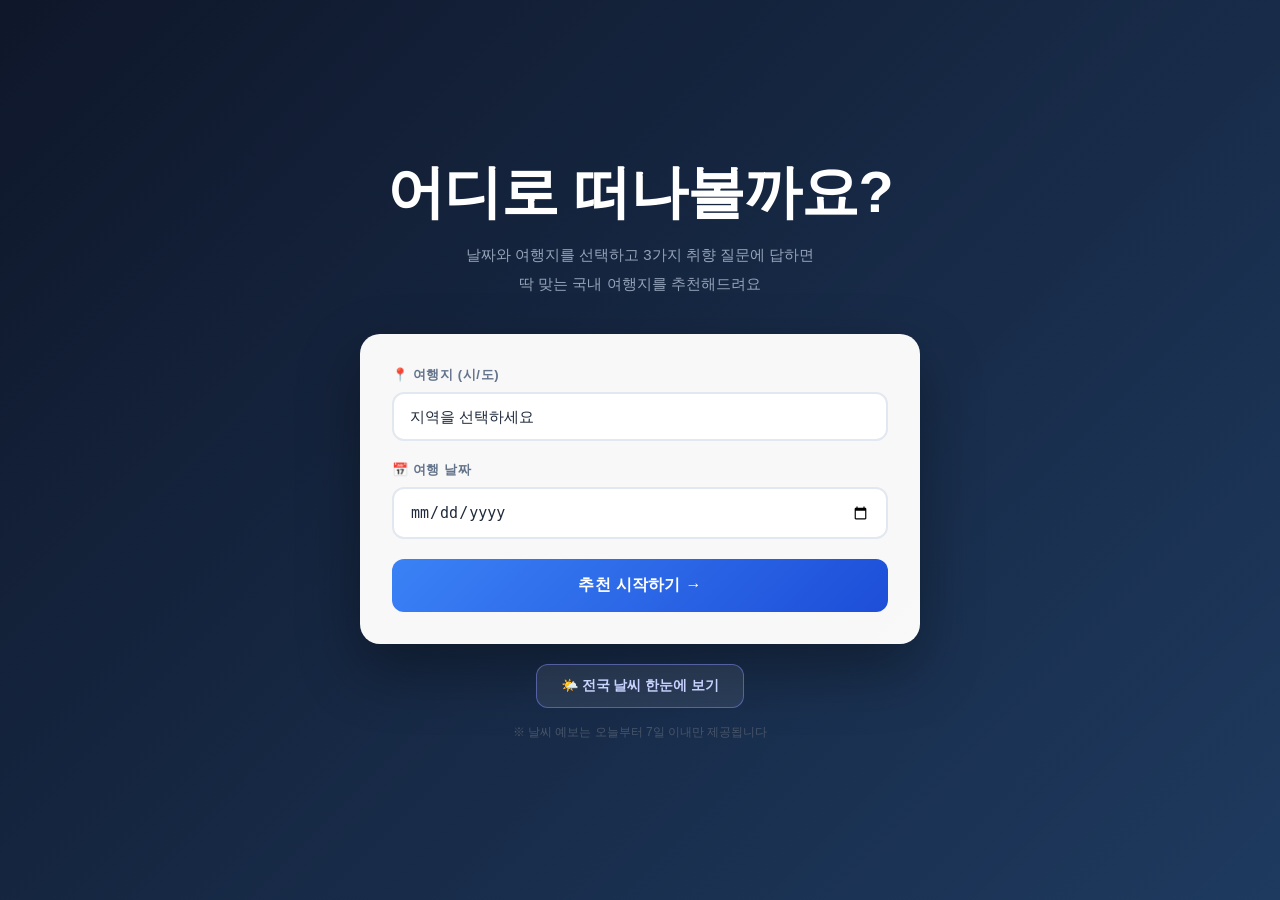
<file: frontend/index.html>
<!DOCTYPE html>
<html lang="ko">
<head>
    <meta charset="UTF-8">
    <meta name="viewport" content="width=device-width, initial-scale=1.0">
    <title>국내 여행지 추천</title>
    <link rel="stylesheet" href="style.css">
</head>
<body>
<div id="app">

    <!-- Step 1: 지역 + 날짜 -->
    <section id="step-1" class="step active">
        <div class="hero">
            <div class="hero-content">

                <h1>어디로 떠나볼까요?</h1>
                <p class="hero-sub">
                    날짜와 여행지를 선택하고 3가지 취향 질문에 답하면<br>
                    딱 맞는 국내 여행지를 추천해드려요
                </p>
                <div class="input-card">
                    <div class="input-group">
                        <label for="region-select">📍 여행지 (시/도)</label>
                        <select id="region-select">
                            <option value="">지역을 선택하세요</option>
                        </select>
                        <p id="region-error" style="display:none; color:#EF4444; font-size:13px; margin-top:6px; font-weight:600;">
                            ⚠️ 여행지를 선택해주세요.
                        </p>
                    </div>
                    <div class="input-group">
                        <label for="date-input">📅 여행 날짜</label>
                        <input type="date" id="date-input">
                        <p id="date-error" style="display:none; color:#EF4444; font-size:13px; margin-top:6px; font-weight:600;">
                            ⚠️ 오늘부터 일주일 이내 날짜만 선택할 수 있어요.
                        </p>
                    </div>
                    <button class="btn-primary" onclick="handleStep1()">
                        추천 시작하기 →
                    </button>
                </div>
                <a class="btn-weather-page" href="/weather.html">🌤️ 전국 날씨 한눈에 보기</a>
                <p class="hero-note">※ 날씨 예보는 오늘부터 7일 이내만 제공됩니다</p>
            </div>
        </div>
    </section>

    <!-- Step 2-6: 취향 질문 -->
    <section id="step-questions" class="step">
        <div class="question-container">
            <div class="progress-bar">
                <div class="progress-track">
                    <div class="progress-fill" id="progress-fill"></div>
                </div>
                <span class="progress-text" id="progress-text">1 / 3</span>
            </div>
            <div class="question-content">
                <div class="question-number" id="q-number">Q1</div>
                <h2 class="question-text" id="q-text"></h2>
                <div class="options-grid" id="q-options"></div>
            </div>
            <button class="btn-back" id="back-btn" onclick="goBack()">← 이전 질문으로 돌아가기</button>
        </div>
    </section>

    <!-- 로딩 -->
    <section id="step-loading" class="step">
        <div class="loading-container">
            <div class="loading-spinner"></div>
            <h2>여행지를 찾고 있어요...</h2>
            <p>날씨와 관광 정보를 분석 중입니다</p>
        </div>
    </section>

    <!-- Step 7: 결과 -->
    <section id="step-results" class="step">
        <div class="results-container">
            <div class="results-header">
                <div>
                    <h2 class="results-title"><span id="result-region"></span> 여행 추천</h2>
                </div>
                <a class="btn-weather-page" href="/weather.html">🌤️ 전국 날씨 한눈에 보기</a>
            </div>

            <div id="weather-card" class="weather-card"></div>

            <h3 class="section-title">🗺️ 추천 여행지</h3>
            <div class="places-grid" id="places-grid"></div>

            <div class="results-footer" id="results-footer">
                <button class="btn-restart" onclick="restart()">🏠 처음으로</button>
            </div>
        </div>
    </section>

</div>

<div id="toast" class="toast"></div>

<!-- 상세정보 모달 -->
<div id="detail-modal" class="modal-overlay" onclick="closeModal(event)">
    <div class="modal-card">
        <button class="modal-close" onclick="closeDetailModal()">✕</button>
        <div id="modal-body" class="modal-body">
            <div class="loading-container" style="min-height:300px">
                <div class="loading-spinner"></div>
                <p>불러오는 중...</p>
            </div>
        </div>
    </div>
</div>

<script src="app.js"></script>
</body>
</html>
</file>
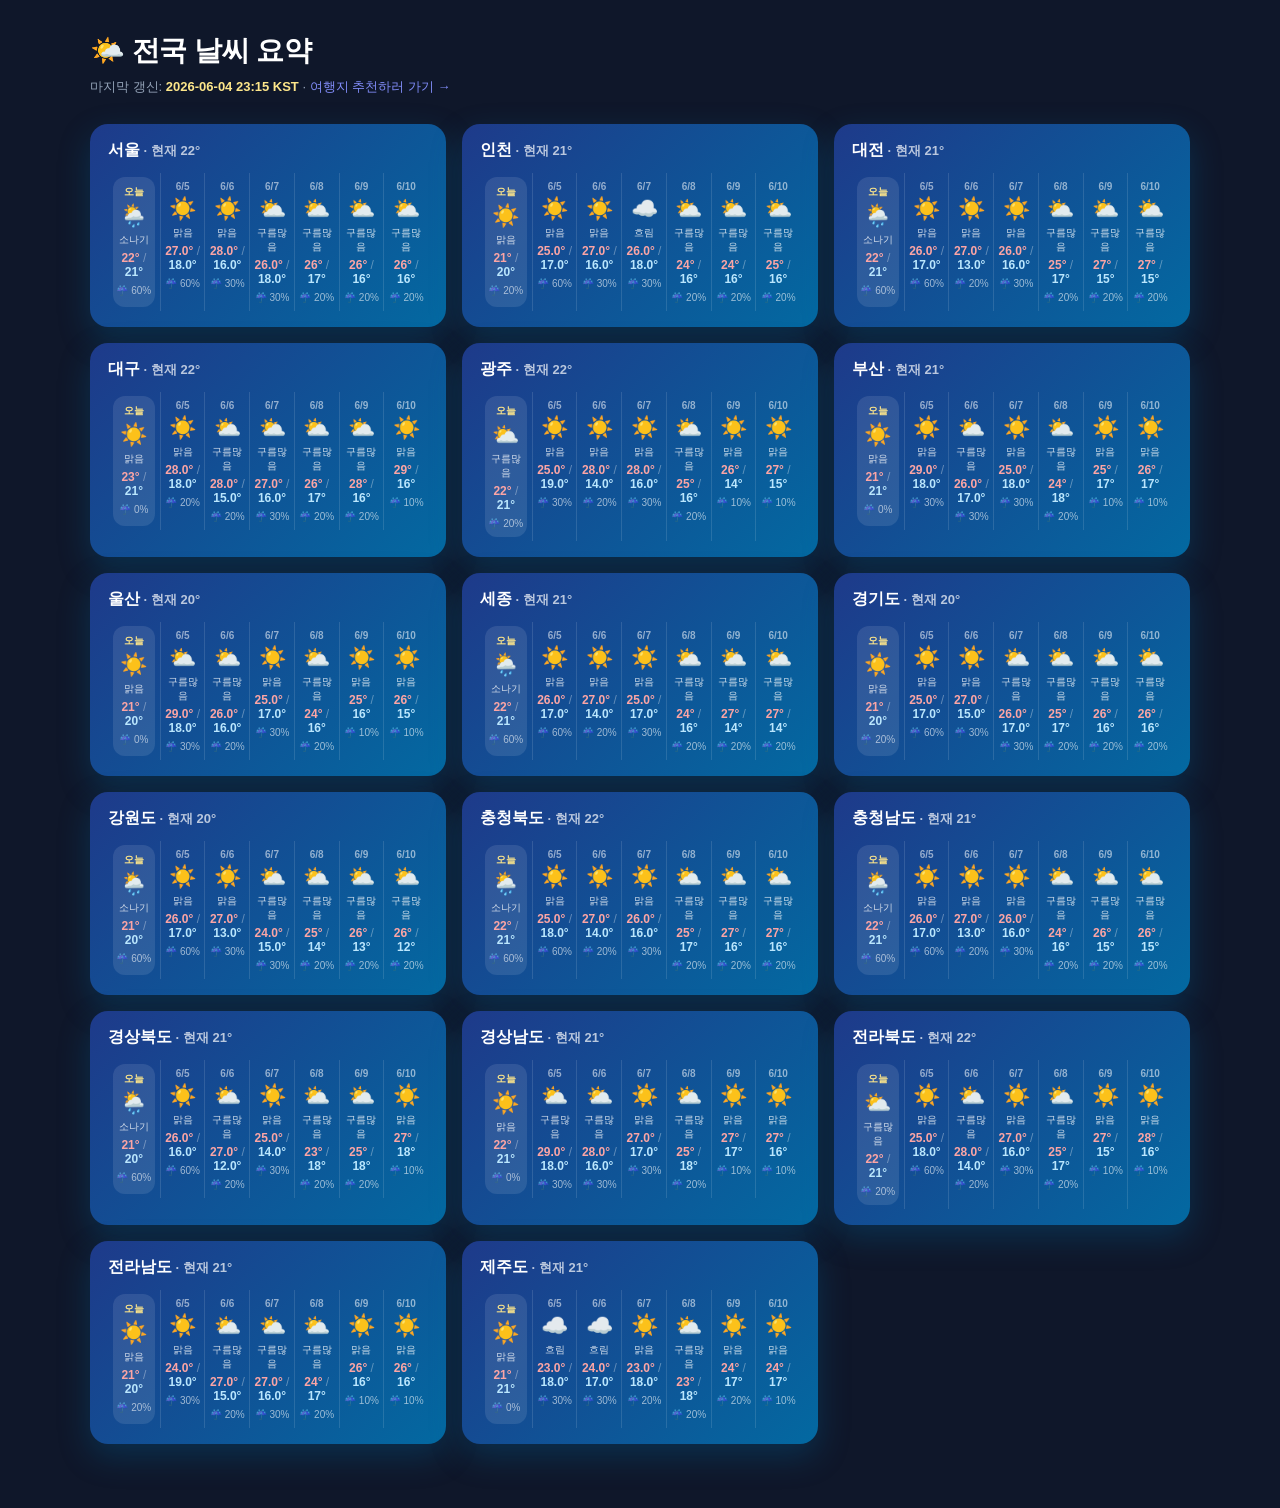
<file: frontend/weather.html>
<!DOCTYPE html>
<html lang="ko">
<head>
<meta charset="UTF-8">
<meta name="viewport" content="width=device-width, initial-scale=1.0">
<title>전국 날씨 요약</title>
<style>
  * { box-sizing: border-box; margin: 0; padding: 0; }
  body { font-family: -apple-system, "Segoe UI", "Malgun Gothic", sans-serif;
         background: #0F172A; color: #E2E8F0; padding: 32px 20px 64px; }
  .head { max-width: 1100px; margin: 0 auto 28px; }
  .head h1 { font-size: 28px; font-weight: 900; color: #fff; letter-spacing: -0.5px; }
  .head .meta { margin-top: 8px; font-size: 13px; color: #94A3B8; }
  .head .meta b { color: #FDE68A; }
  .head a { color: #818CF8; text-decoration: none; font-size: 13px; }
  .grid { max-width: 1100px; margin: 0 auto;
          display: grid; grid-template-columns: repeat(auto-fill, minmax(320px, 1fr)); gap: 16px; }
  .card { background: linear-gradient(135deg, #1E3A8A 0%, #0369A1 100%);
          border-radius: 18px; padding: 16px 18px;
          box-shadow: 0 12px 32px rgba(3,105,161,.3); }
  .card h2 { font-size: 16px; font-weight: 800; color: #fff; margin-bottom: 12px; }
  .card h2 .cur { font-size: 13px; font-weight: 700; color: rgba(255,255,255,.7); }
  .days { display: flex; }
  .day { flex: 1 1 0; min-width: 0; text-align: center; padding: 8px 2px;
         display: flex; flex-direction: column; align-items: center;
         justify-content: flex-start; gap: 4px;
         border-right: 1px solid rgba(255,255,255,.12); }
  .day:last-child { border-right: none; }
  .day.today { background: rgba(255,255,255,.10);
               border-radius: 12px; border-right: none;
               margin: 4px 5px; padding: 8px 1px; }
  .day.today + .day { border-left: 1px solid rgba(255,255,255,.12); }
  .lbl { font-size: 10px; font-weight: 700; color: rgba(255,255,255,.55);
         text-transform: uppercase; }
  .day.today .lbl { color: #FDE68A; }
  .ico { font-size: 22px; line-height: 1; height: 26px;
         display: flex; align-items: center; }
  .wx { font-size: 10px; color: rgba(255,255,255,.8);
        min-height: 14px; display: flex; align-items: center; }
  .tmp { font-size: 12px; }
  .mx { color: #FCA5A5; font-weight: 800; }
  .mn { color: #BAE6FD; font-weight: 800; }
  .dv { color: rgba(255,255,255,.35); }
  .pop { font-size: 10px; color: rgba(255,255,255,.6); margin-top: 2px; }
</style>
</head>
<body>
  <div class="head">
    <h1>🌤️ 전국 날씨 요약</h1>
    <div class="meta">마지막 갱신: <b>2026-06-04 23:15 KST</b> ·
      <a href="/index.html">여행지 추천하러 가기 →</a></div>
  </div>
  <div class="grid">
        <section class="card">
            <h2>서울<span class="cur"> · 현재 22°</span></h2>
            <div class="days">
            <div class="day today">
                <div class="lbl">오늘</div>
                <div class="ico">🌦️</div>
                <div class="wx">소나기</div>
                <div class="tmp"><span class="mx">22°</span>
                    <span class="dv">/</span>
                    <span class="mn">21°</span></div>
                <div class="pop">☔ 60%</div>
            </div>
            <div class="day">
                <div class="lbl">6/5</div>
                <div class="ico">☀️</div>
                <div class="wx">맑음</div>
                <div class="tmp"><span class="mx">27.0°</span>
                    <span class="dv">/</span>
                    <span class="mn">18.0°</span></div>
                <div class="pop">☔ 60%</div>
            </div>
            <div class="day">
                <div class="lbl">6/6</div>
                <div class="ico">☀️</div>
                <div class="wx">맑음</div>
                <div class="tmp"><span class="mx">28.0°</span>
                    <span class="dv">/</span>
                    <span class="mn">16.0°</span></div>
                <div class="pop">☔ 30%</div>
            </div>
            <div class="day">
                <div class="lbl">6/7</div>
                <div class="ico">⛅</div>
                <div class="wx">구름많음</div>
                <div class="tmp"><span class="mx">26.0°</span>
                    <span class="dv">/</span>
                    <span class="mn">18.0°</span></div>
                <div class="pop">☔ 30%</div>
            </div>
            <div class="day">
                <div class="lbl">6/8</div>
                <div class="ico">⛅</div>
                <div class="wx">구름많음</div>
                <div class="tmp"><span class="mx">26°</span>
                    <span class="dv">/</span>
                    <span class="mn">17°</span></div>
                <div class="pop">☔ 20%</div>
            </div>
            <div class="day">
                <div class="lbl">6/9</div>
                <div class="ico">⛅</div>
                <div class="wx">구름많음</div>
                <div class="tmp"><span class="mx">26°</span>
                    <span class="dv">/</span>
                    <span class="mn">16°</span></div>
                <div class="pop">☔ 20%</div>
            </div>
            <div class="day">
                <div class="lbl">6/10</div>
                <div class="ico">⛅</div>
                <div class="wx">구름많음</div>
                <div class="tmp"><span class="mx">26°</span>
                    <span class="dv">/</span>
                    <span class="mn">16°</span></div>
                <div class="pop">☔ 20%</div>
            </div></div>
        </section>
        <section class="card">
            <h2>인천<span class="cur"> · 현재 21°</span></h2>
            <div class="days">
            <div class="day today">
                <div class="lbl">오늘</div>
                <div class="ico">☀️</div>
                <div class="wx">맑음</div>
                <div class="tmp"><span class="mx">21°</span>
                    <span class="dv">/</span>
                    <span class="mn">20°</span></div>
                <div class="pop">☔ 20%</div>
            </div>
            <div class="day">
                <div class="lbl">6/5</div>
                <div class="ico">☀️</div>
                <div class="wx">맑음</div>
                <div class="tmp"><span class="mx">25.0°</span>
                    <span class="dv">/</span>
                    <span class="mn">17.0°</span></div>
                <div class="pop">☔ 60%</div>
            </div>
            <div class="day">
                <div class="lbl">6/6</div>
                <div class="ico">☀️</div>
                <div class="wx">맑음</div>
                <div class="tmp"><span class="mx">27.0°</span>
                    <span class="dv">/</span>
                    <span class="mn">16.0°</span></div>
                <div class="pop">☔ 30%</div>
            </div>
            <div class="day">
                <div class="lbl">6/7</div>
                <div class="ico">☁️</div>
                <div class="wx">흐림</div>
                <div class="tmp"><span class="mx">26.0°</span>
                    <span class="dv">/</span>
                    <span class="mn">18.0°</span></div>
                <div class="pop">☔ 30%</div>
            </div>
            <div class="day">
                <div class="lbl">6/8</div>
                <div class="ico">⛅</div>
                <div class="wx">구름많음</div>
                <div class="tmp"><span class="mx">24°</span>
                    <span class="dv">/</span>
                    <span class="mn">16°</span></div>
                <div class="pop">☔ 20%</div>
            </div>
            <div class="day">
                <div class="lbl">6/9</div>
                <div class="ico">⛅</div>
                <div class="wx">구름많음</div>
                <div class="tmp"><span class="mx">24°</span>
                    <span class="dv">/</span>
                    <span class="mn">16°</span></div>
                <div class="pop">☔ 20%</div>
            </div>
            <div class="day">
                <div class="lbl">6/10</div>
                <div class="ico">⛅</div>
                <div class="wx">구름많음</div>
                <div class="tmp"><span class="mx">25°</span>
                    <span class="dv">/</span>
                    <span class="mn">16°</span></div>
                <div class="pop">☔ 20%</div>
            </div></div>
        </section>
        <section class="card">
            <h2>대전<span class="cur"> · 현재 21°</span></h2>
            <div class="days">
            <div class="day today">
                <div class="lbl">오늘</div>
                <div class="ico">🌦️</div>
                <div class="wx">소나기</div>
                <div class="tmp"><span class="mx">22°</span>
                    <span class="dv">/</span>
                    <span class="mn">21°</span></div>
                <div class="pop">☔ 60%</div>
            </div>
            <div class="day">
                <div class="lbl">6/5</div>
                <div class="ico">☀️</div>
                <div class="wx">맑음</div>
                <div class="tmp"><span class="mx">26.0°</span>
                    <span class="dv">/</span>
                    <span class="mn">17.0°</span></div>
                <div class="pop">☔ 60%</div>
            </div>
            <div class="day">
                <div class="lbl">6/6</div>
                <div class="ico">☀️</div>
                <div class="wx">맑음</div>
                <div class="tmp"><span class="mx">27.0°</span>
                    <span class="dv">/</span>
                    <span class="mn">13.0°</span></div>
                <div class="pop">☔ 20%</div>
            </div>
            <div class="day">
                <div class="lbl">6/7</div>
                <div class="ico">☀️</div>
                <div class="wx">맑음</div>
                <div class="tmp"><span class="mx">26.0°</span>
                    <span class="dv">/</span>
                    <span class="mn">16.0°</span></div>
                <div class="pop">☔ 30%</div>
            </div>
            <div class="day">
                <div class="lbl">6/8</div>
                <div class="ico">⛅</div>
                <div class="wx">구름많음</div>
                <div class="tmp"><span class="mx">25°</span>
                    <span class="dv">/</span>
                    <span class="mn">17°</span></div>
                <div class="pop">☔ 20%</div>
            </div>
            <div class="day">
                <div class="lbl">6/9</div>
                <div class="ico">⛅</div>
                <div class="wx">구름많음</div>
                <div class="tmp"><span class="mx">27°</span>
                    <span class="dv">/</span>
                    <span class="mn">15°</span></div>
                <div class="pop">☔ 20%</div>
            </div>
            <div class="day">
                <div class="lbl">6/10</div>
                <div class="ico">⛅</div>
                <div class="wx">구름많음</div>
                <div class="tmp"><span class="mx">27°</span>
                    <span class="dv">/</span>
                    <span class="mn">15°</span></div>
                <div class="pop">☔ 20%</div>
            </div></div>
        </section>
        <section class="card">
            <h2>대구<span class="cur"> · 현재 22°</span></h2>
            <div class="days">
            <div class="day today">
                <div class="lbl">오늘</div>
                <div class="ico">☀️</div>
                <div class="wx">맑음</div>
                <div class="tmp"><span class="mx">23°</span>
                    <span class="dv">/</span>
                    <span class="mn">21°</span></div>
                <div class="pop">☔ 0%</div>
            </div>
            <div class="day">
                <div class="lbl">6/5</div>
                <div class="ico">☀️</div>
                <div class="wx">맑음</div>
                <div class="tmp"><span class="mx">28.0°</span>
                    <span class="dv">/</span>
                    <span class="mn">18.0°</span></div>
                <div class="pop">☔ 20%</div>
            </div>
            <div class="day">
                <div class="lbl">6/6</div>
                <div class="ico">⛅</div>
                <div class="wx">구름많음</div>
                <div class="tmp"><span class="mx">28.0°</span>
                    <span class="dv">/</span>
                    <span class="mn">15.0°</span></div>
                <div class="pop">☔ 20%</div>
            </div>
            <div class="day">
                <div class="lbl">6/7</div>
                <div class="ico">⛅</div>
                <div class="wx">구름많음</div>
                <div class="tmp"><span class="mx">27.0°</span>
                    <span class="dv">/</span>
                    <span class="mn">16.0°</span></div>
                <div class="pop">☔ 30%</div>
            </div>
            <div class="day">
                <div class="lbl">6/8</div>
                <div class="ico">⛅</div>
                <div class="wx">구름많음</div>
                <div class="tmp"><span class="mx">26°</span>
                    <span class="dv">/</span>
                    <span class="mn">17°</span></div>
                <div class="pop">☔ 20%</div>
            </div>
            <div class="day">
                <div class="lbl">6/9</div>
                <div class="ico">⛅</div>
                <div class="wx">구름많음</div>
                <div class="tmp"><span class="mx">28°</span>
                    <span class="dv">/</span>
                    <span class="mn">16°</span></div>
                <div class="pop">☔ 20%</div>
            </div>
            <div class="day">
                <div class="lbl">6/10</div>
                <div class="ico">☀️</div>
                <div class="wx">맑음</div>
                <div class="tmp"><span class="mx">29°</span>
                    <span class="dv">/</span>
                    <span class="mn">16°</span></div>
                <div class="pop">☔ 10%</div>
            </div></div>
        </section>
        <section class="card">
            <h2>광주<span class="cur"> · 현재 22°</span></h2>
            <div class="days">
            <div class="day today">
                <div class="lbl">오늘</div>
                <div class="ico">⛅</div>
                <div class="wx">구름많음</div>
                <div class="tmp"><span class="mx">22°</span>
                    <span class="dv">/</span>
                    <span class="mn">21°</span></div>
                <div class="pop">☔ 20%</div>
            </div>
            <div class="day">
                <div class="lbl">6/5</div>
                <div class="ico">☀️</div>
                <div class="wx">맑음</div>
                <div class="tmp"><span class="mx">25.0°</span>
                    <span class="dv">/</span>
                    <span class="mn">19.0°</span></div>
                <div class="pop">☔ 30%</div>
            </div>
            <div class="day">
                <div class="lbl">6/6</div>
                <div class="ico">☀️</div>
                <div class="wx">맑음</div>
                <div class="tmp"><span class="mx">28.0°</span>
                    <span class="dv">/</span>
                    <span class="mn">14.0°</span></div>
                <div class="pop">☔ 20%</div>
            </div>
            <div class="day">
                <div class="lbl">6/7</div>
                <div class="ico">☀️</div>
                <div class="wx">맑음</div>
                <div class="tmp"><span class="mx">28.0°</span>
                    <span class="dv">/</span>
                    <span class="mn">16.0°</span></div>
                <div class="pop">☔ 30%</div>
            </div>
            <div class="day">
                <div class="lbl">6/8</div>
                <div class="ico">⛅</div>
                <div class="wx">구름많음</div>
                <div class="tmp"><span class="mx">25°</span>
                    <span class="dv">/</span>
                    <span class="mn">16°</span></div>
                <div class="pop">☔ 20%</div>
            </div>
            <div class="day">
                <div class="lbl">6/9</div>
                <div class="ico">☀️</div>
                <div class="wx">맑음</div>
                <div class="tmp"><span class="mx">26°</span>
                    <span class="dv">/</span>
                    <span class="mn">14°</span></div>
                <div class="pop">☔ 10%</div>
            </div>
            <div class="day">
                <div class="lbl">6/10</div>
                <div class="ico">☀️</div>
                <div class="wx">맑음</div>
                <div class="tmp"><span class="mx">27°</span>
                    <span class="dv">/</span>
                    <span class="mn">15°</span></div>
                <div class="pop">☔ 10%</div>
            </div></div>
        </section>
        <section class="card">
            <h2>부산<span class="cur"> · 현재 21°</span></h2>
            <div class="days">
            <div class="day today">
                <div class="lbl">오늘</div>
                <div class="ico">☀️</div>
                <div class="wx">맑음</div>
                <div class="tmp"><span class="mx">21°</span>
                    <span class="dv">/</span>
                    <span class="mn">21°</span></div>
                <div class="pop">☔ 0%</div>
            </div>
            <div class="day">
                <div class="lbl">6/5</div>
                <div class="ico">☀️</div>
                <div class="wx">맑음</div>
                <div class="tmp"><span class="mx">29.0°</span>
                    <span class="dv">/</span>
                    <span class="mn">18.0°</span></div>
                <div class="pop">☔ 30%</div>
            </div>
            <div class="day">
                <div class="lbl">6/6</div>
                <div class="ico">⛅</div>
                <div class="wx">구름많음</div>
                <div class="tmp"><span class="mx">26.0°</span>
                    <span class="dv">/</span>
                    <span class="mn">17.0°</span></div>
                <div class="pop">☔ 30%</div>
            </div>
            <div class="day">
                <div class="lbl">6/7</div>
                <div class="ico">☀️</div>
                <div class="wx">맑음</div>
                <div class="tmp"><span class="mx">25.0°</span>
                    <span class="dv">/</span>
                    <span class="mn">18.0°</span></div>
                <div class="pop">☔ 30%</div>
            </div>
            <div class="day">
                <div class="lbl">6/8</div>
                <div class="ico">⛅</div>
                <div class="wx">구름많음</div>
                <div class="tmp"><span class="mx">24°</span>
                    <span class="dv">/</span>
                    <span class="mn">18°</span></div>
                <div class="pop">☔ 20%</div>
            </div>
            <div class="day">
                <div class="lbl">6/9</div>
                <div class="ico">☀️</div>
                <div class="wx">맑음</div>
                <div class="tmp"><span class="mx">25°</span>
                    <span class="dv">/</span>
                    <span class="mn">17°</span></div>
                <div class="pop">☔ 10%</div>
            </div>
            <div class="day">
                <div class="lbl">6/10</div>
                <div class="ico">☀️</div>
                <div class="wx">맑음</div>
                <div class="tmp"><span class="mx">26°</span>
                    <span class="dv">/</span>
                    <span class="mn">17°</span></div>
                <div class="pop">☔ 10%</div>
            </div></div>
        </section>
        <section class="card">
            <h2>울산<span class="cur"> · 현재 20°</span></h2>
            <div class="days">
            <div class="day today">
                <div class="lbl">오늘</div>
                <div class="ico">☀️</div>
                <div class="wx">맑음</div>
                <div class="tmp"><span class="mx">21°</span>
                    <span class="dv">/</span>
                    <span class="mn">20°</span></div>
                <div class="pop">☔ 0%</div>
            </div>
            <div class="day">
                <div class="lbl">6/5</div>
                <div class="ico">⛅</div>
                <div class="wx">구름많음</div>
                <div class="tmp"><span class="mx">29.0°</span>
                    <span class="dv">/</span>
                    <span class="mn">18.0°</span></div>
                <div class="pop">☔ 30%</div>
            </div>
            <div class="day">
                <div class="lbl">6/6</div>
                <div class="ico">⛅</div>
                <div class="wx">구름많음</div>
                <div class="tmp"><span class="mx">26.0°</span>
                    <span class="dv">/</span>
                    <span class="mn">16.0°</span></div>
                <div class="pop">☔ 20%</div>
            </div>
            <div class="day">
                <div class="lbl">6/7</div>
                <div class="ico">☀️</div>
                <div class="wx">맑음</div>
                <div class="tmp"><span class="mx">25.0°</span>
                    <span class="dv">/</span>
                    <span class="mn">17.0°</span></div>
                <div class="pop">☔ 30%</div>
            </div>
            <div class="day">
                <div class="lbl">6/8</div>
                <div class="ico">⛅</div>
                <div class="wx">구름많음</div>
                <div class="tmp"><span class="mx">24°</span>
                    <span class="dv">/</span>
                    <span class="mn">16°</span></div>
                <div class="pop">☔ 20%</div>
            </div>
            <div class="day">
                <div class="lbl">6/9</div>
                <div class="ico">☀️</div>
                <div class="wx">맑음</div>
                <div class="tmp"><span class="mx">25°</span>
                    <span class="dv">/</span>
                    <span class="mn">16°</span></div>
                <div class="pop">☔ 10%</div>
            </div>
            <div class="day">
                <div class="lbl">6/10</div>
                <div class="ico">☀️</div>
                <div class="wx">맑음</div>
                <div class="tmp"><span class="mx">26°</span>
                    <span class="dv">/</span>
                    <span class="mn">15°</span></div>
                <div class="pop">☔ 10%</div>
            </div></div>
        </section>
        <section class="card">
            <h2>세종<span class="cur"> · 현재 21°</span></h2>
            <div class="days">
            <div class="day today">
                <div class="lbl">오늘</div>
                <div class="ico">🌦️</div>
                <div class="wx">소나기</div>
                <div class="tmp"><span class="mx">22°</span>
                    <span class="dv">/</span>
                    <span class="mn">21°</span></div>
                <div class="pop">☔ 60%</div>
            </div>
            <div class="day">
                <div class="lbl">6/5</div>
                <div class="ico">☀️</div>
                <div class="wx">맑음</div>
                <div class="tmp"><span class="mx">26.0°</span>
                    <span class="dv">/</span>
                    <span class="mn">17.0°</span></div>
                <div class="pop">☔ 60%</div>
            </div>
            <div class="day">
                <div class="lbl">6/6</div>
                <div class="ico">☀️</div>
                <div class="wx">맑음</div>
                <div class="tmp"><span class="mx">27.0°</span>
                    <span class="dv">/</span>
                    <span class="mn">14.0°</span></div>
                <div class="pop">☔ 20%</div>
            </div>
            <div class="day">
                <div class="lbl">6/7</div>
                <div class="ico">☀️</div>
                <div class="wx">맑음</div>
                <div class="tmp"><span class="mx">25.0°</span>
                    <span class="dv">/</span>
                    <span class="mn">17.0°</span></div>
                <div class="pop">☔ 30%</div>
            </div>
            <div class="day">
                <div class="lbl">6/8</div>
                <div class="ico">⛅</div>
                <div class="wx">구름많음</div>
                <div class="tmp"><span class="mx">24°</span>
                    <span class="dv">/</span>
                    <span class="mn">16°</span></div>
                <div class="pop">☔ 20%</div>
            </div>
            <div class="day">
                <div class="lbl">6/9</div>
                <div class="ico">⛅</div>
                <div class="wx">구름많음</div>
                <div class="tmp"><span class="mx">27°</span>
                    <span class="dv">/</span>
                    <span class="mn">14°</span></div>
                <div class="pop">☔ 20%</div>
            </div>
            <div class="day">
                <div class="lbl">6/10</div>
                <div class="ico">⛅</div>
                <div class="wx">구름많음</div>
                <div class="tmp"><span class="mx">27°</span>
                    <span class="dv">/</span>
                    <span class="mn">14°</span></div>
                <div class="pop">☔ 20%</div>
            </div></div>
        </section>
        <section class="card">
            <h2>경기도<span class="cur"> · 현재 20°</span></h2>
            <div class="days">
            <div class="day today">
                <div class="lbl">오늘</div>
                <div class="ico">☀️</div>
                <div class="wx">맑음</div>
                <div class="tmp"><span class="mx">21°</span>
                    <span class="dv">/</span>
                    <span class="mn">20°</span></div>
                <div class="pop">☔ 20%</div>
            </div>
            <div class="day">
                <div class="lbl">6/5</div>
                <div class="ico">☀️</div>
                <div class="wx">맑음</div>
                <div class="tmp"><span class="mx">25.0°</span>
                    <span class="dv">/</span>
                    <span class="mn">17.0°</span></div>
                <div class="pop">☔ 60%</div>
            </div>
            <div class="day">
                <div class="lbl">6/6</div>
                <div class="ico">☀️</div>
                <div class="wx">맑음</div>
                <div class="tmp"><span class="mx">27.0°</span>
                    <span class="dv">/</span>
                    <span class="mn">15.0°</span></div>
                <div class="pop">☔ 30%</div>
            </div>
            <div class="day">
                <div class="lbl">6/7</div>
                <div class="ico">⛅</div>
                <div class="wx">구름많음</div>
                <div class="tmp"><span class="mx">26.0°</span>
                    <span class="dv">/</span>
                    <span class="mn">17.0°</span></div>
                <div class="pop">☔ 30%</div>
            </div>
            <div class="day">
                <div class="lbl">6/8</div>
                <div class="ico">⛅</div>
                <div class="wx">구름많음</div>
                <div class="tmp"><span class="mx">25°</span>
                    <span class="dv">/</span>
                    <span class="mn">17°</span></div>
                <div class="pop">☔ 20%</div>
            </div>
            <div class="day">
                <div class="lbl">6/9</div>
                <div class="ico">⛅</div>
                <div class="wx">구름많음</div>
                <div class="tmp"><span class="mx">26°</span>
                    <span class="dv">/</span>
                    <span class="mn">16°</span></div>
                <div class="pop">☔ 20%</div>
            </div>
            <div class="day">
                <div class="lbl">6/10</div>
                <div class="ico">⛅</div>
                <div class="wx">구름많음</div>
                <div class="tmp"><span class="mx">26°</span>
                    <span class="dv">/</span>
                    <span class="mn">16°</span></div>
                <div class="pop">☔ 20%</div>
            </div></div>
        </section>
        <section class="card">
            <h2>강원도<span class="cur"> · 현재 20°</span></h2>
            <div class="days">
            <div class="day today">
                <div class="lbl">오늘</div>
                <div class="ico">🌦️</div>
                <div class="wx">소나기</div>
                <div class="tmp"><span class="mx">21°</span>
                    <span class="dv">/</span>
                    <span class="mn">20°</span></div>
                <div class="pop">☔ 60%</div>
            </div>
            <div class="day">
                <div class="lbl">6/5</div>
                <div class="ico">☀️</div>
                <div class="wx">맑음</div>
                <div class="tmp"><span class="mx">26.0°</span>
                    <span class="dv">/</span>
                    <span class="mn">17.0°</span></div>
                <div class="pop">☔ 60%</div>
            </div>
            <div class="day">
                <div class="lbl">6/6</div>
                <div class="ico">☀️</div>
                <div class="wx">맑음</div>
                <div class="tmp"><span class="mx">27.0°</span>
                    <span class="dv">/</span>
                    <span class="mn">13.0°</span></div>
                <div class="pop">☔ 30%</div>
            </div>
            <div class="day">
                <div class="lbl">6/7</div>
                <div class="ico">⛅</div>
                <div class="wx">구름많음</div>
                <div class="tmp"><span class="mx">24.0°</span>
                    <span class="dv">/</span>
                    <span class="mn">15.0°</span></div>
                <div class="pop">☔ 30%</div>
            </div>
            <div class="day">
                <div class="lbl">6/8</div>
                <div class="ico">⛅</div>
                <div class="wx">구름많음</div>
                <div class="tmp"><span class="mx">25°</span>
                    <span class="dv">/</span>
                    <span class="mn">14°</span></div>
                <div class="pop">☔ 20%</div>
            </div>
            <div class="day">
                <div class="lbl">6/9</div>
                <div class="ico">⛅</div>
                <div class="wx">구름많음</div>
                <div class="tmp"><span class="mx">26°</span>
                    <span class="dv">/</span>
                    <span class="mn">13°</span></div>
                <div class="pop">☔ 20%</div>
            </div>
            <div class="day">
                <div class="lbl">6/10</div>
                <div class="ico">⛅</div>
                <div class="wx">구름많음</div>
                <div class="tmp"><span class="mx">26°</span>
                    <span class="dv">/</span>
                    <span class="mn">12°</span></div>
                <div class="pop">☔ 20%</div>
            </div></div>
        </section>
        <section class="card">
            <h2>충청북도<span class="cur"> · 현재 22°</span></h2>
            <div class="days">
            <div class="day today">
                <div class="lbl">오늘</div>
                <div class="ico">🌦️</div>
                <div class="wx">소나기</div>
                <div class="tmp"><span class="mx">22°</span>
                    <span class="dv">/</span>
                    <span class="mn">21°</span></div>
                <div class="pop">☔ 60%</div>
            </div>
            <div class="day">
                <div class="lbl">6/5</div>
                <div class="ico">☀️</div>
                <div class="wx">맑음</div>
                <div class="tmp"><span class="mx">25.0°</span>
                    <span class="dv">/</span>
                    <span class="mn">18.0°</span></div>
                <div class="pop">☔ 60%</div>
            </div>
            <div class="day">
                <div class="lbl">6/6</div>
                <div class="ico">☀️</div>
                <div class="wx">맑음</div>
                <div class="tmp"><span class="mx">27.0°</span>
                    <span class="dv">/</span>
                    <span class="mn">14.0°</span></div>
                <div class="pop">☔ 20%</div>
            </div>
            <div class="day">
                <div class="lbl">6/7</div>
                <div class="ico">☀️</div>
                <div class="wx">맑음</div>
                <div class="tmp"><span class="mx">26.0°</span>
                    <span class="dv">/</span>
                    <span class="mn">16.0°</span></div>
                <div class="pop">☔ 30%</div>
            </div>
            <div class="day">
                <div class="lbl">6/8</div>
                <div class="ico">⛅</div>
                <div class="wx">구름많음</div>
                <div class="tmp"><span class="mx">25°</span>
                    <span class="dv">/</span>
                    <span class="mn">17°</span></div>
                <div class="pop">☔ 20%</div>
            </div>
            <div class="day">
                <div class="lbl">6/9</div>
                <div class="ico">⛅</div>
                <div class="wx">구름많음</div>
                <div class="tmp"><span class="mx">27°</span>
                    <span class="dv">/</span>
                    <span class="mn">16°</span></div>
                <div class="pop">☔ 20%</div>
            </div>
            <div class="day">
                <div class="lbl">6/10</div>
                <div class="ico">⛅</div>
                <div class="wx">구름많음</div>
                <div class="tmp"><span class="mx">27°</span>
                    <span class="dv">/</span>
                    <span class="mn">16°</span></div>
                <div class="pop">☔ 20%</div>
            </div></div>
        </section>
        <section class="card">
            <h2>충청남도<span class="cur"> · 현재 21°</span></h2>
            <div class="days">
            <div class="day today">
                <div class="lbl">오늘</div>
                <div class="ico">🌦️</div>
                <div class="wx">소나기</div>
                <div class="tmp"><span class="mx">22°</span>
                    <span class="dv">/</span>
                    <span class="mn">21°</span></div>
                <div class="pop">☔ 60%</div>
            </div>
            <div class="day">
                <div class="lbl">6/5</div>
                <div class="ico">☀️</div>
                <div class="wx">맑음</div>
                <div class="tmp"><span class="mx">26.0°</span>
                    <span class="dv">/</span>
                    <span class="mn">17.0°</span></div>
                <div class="pop">☔ 60%</div>
            </div>
            <div class="day">
                <div class="lbl">6/6</div>
                <div class="ico">☀️</div>
                <div class="wx">맑음</div>
                <div class="tmp"><span class="mx">27.0°</span>
                    <span class="dv">/</span>
                    <span class="mn">13.0°</span></div>
                <div class="pop">☔ 20%</div>
            </div>
            <div class="day">
                <div class="lbl">6/7</div>
                <div class="ico">☀️</div>
                <div class="wx">맑음</div>
                <div class="tmp"><span class="mx">26.0°</span>
                    <span class="dv">/</span>
                    <span class="mn">16.0°</span></div>
                <div class="pop">☔ 30%</div>
            </div>
            <div class="day">
                <div class="lbl">6/8</div>
                <div class="ico">⛅</div>
                <div class="wx">구름많음</div>
                <div class="tmp"><span class="mx">24°</span>
                    <span class="dv">/</span>
                    <span class="mn">16°</span></div>
                <div class="pop">☔ 20%</div>
            </div>
            <div class="day">
                <div class="lbl">6/9</div>
                <div class="ico">⛅</div>
                <div class="wx">구름많음</div>
                <div class="tmp"><span class="mx">26°</span>
                    <span class="dv">/</span>
                    <span class="mn">15°</span></div>
                <div class="pop">☔ 20%</div>
            </div>
            <div class="day">
                <div class="lbl">6/10</div>
                <div class="ico">⛅</div>
                <div class="wx">구름많음</div>
                <div class="tmp"><span class="mx">26°</span>
                    <span class="dv">/</span>
                    <span class="mn">15°</span></div>
                <div class="pop">☔ 20%</div>
            </div></div>
        </section>
        <section class="card">
            <h2>경상북도<span class="cur"> · 현재 21°</span></h2>
            <div class="days">
            <div class="day today">
                <div class="lbl">오늘</div>
                <div class="ico">🌦️</div>
                <div class="wx">소나기</div>
                <div class="tmp"><span class="mx">21°</span>
                    <span class="dv">/</span>
                    <span class="mn">20°</span></div>
                <div class="pop">☔ 60%</div>
            </div>
            <div class="day">
                <div class="lbl">6/5</div>
                <div class="ico">☀️</div>
                <div class="wx">맑음</div>
                <div class="tmp"><span class="mx">26.0°</span>
                    <span class="dv">/</span>
                    <span class="mn">16.0°</span></div>
                <div class="pop">☔ 60%</div>
            </div>
            <div class="day">
                <div class="lbl">6/6</div>
                <div class="ico">⛅</div>
                <div class="wx">구름많음</div>
                <div class="tmp"><span class="mx">27.0°</span>
                    <span class="dv">/</span>
                    <span class="mn">12.0°</span></div>
                <div class="pop">☔ 20%</div>
            </div>
            <div class="day">
                <div class="lbl">6/7</div>
                <div class="ico">☀️</div>
                <div class="wx">맑음</div>
                <div class="tmp"><span class="mx">25.0°</span>
                    <span class="dv">/</span>
                    <span class="mn">14.0°</span></div>
                <div class="pop">☔ 30%</div>
            </div>
            <div class="day">
                <div class="lbl">6/8</div>
                <div class="ico">⛅</div>
                <div class="wx">구름많음</div>
                <div class="tmp"><span class="mx">23°</span>
                    <span class="dv">/</span>
                    <span class="mn">18°</span></div>
                <div class="pop">☔ 20%</div>
            </div>
            <div class="day">
                <div class="lbl">6/9</div>
                <div class="ico">⛅</div>
                <div class="wx">구름많음</div>
                <div class="tmp"><span class="mx">25°</span>
                    <span class="dv">/</span>
                    <span class="mn">18°</span></div>
                <div class="pop">☔ 20%</div>
            </div>
            <div class="day">
                <div class="lbl">6/10</div>
                <div class="ico">☀️</div>
                <div class="wx">맑음</div>
                <div class="tmp"><span class="mx">27°</span>
                    <span class="dv">/</span>
                    <span class="mn">18°</span></div>
                <div class="pop">☔ 10%</div>
            </div></div>
        </section>
        <section class="card">
            <h2>경상남도<span class="cur"> · 현재 21°</span></h2>
            <div class="days">
            <div class="day today">
                <div class="lbl">오늘</div>
                <div class="ico">☀️</div>
                <div class="wx">맑음</div>
                <div class="tmp"><span class="mx">22°</span>
                    <span class="dv">/</span>
                    <span class="mn">21°</span></div>
                <div class="pop">☔ 0%</div>
            </div>
            <div class="day">
                <div class="lbl">6/5</div>
                <div class="ico">⛅</div>
                <div class="wx">구름많음</div>
                <div class="tmp"><span class="mx">29.0°</span>
                    <span class="dv">/</span>
                    <span class="mn">18.0°</span></div>
                <div class="pop">☔ 30%</div>
            </div>
            <div class="day">
                <div class="lbl">6/6</div>
                <div class="ico">⛅</div>
                <div class="wx">구름많음</div>
                <div class="tmp"><span class="mx">28.0°</span>
                    <span class="dv">/</span>
                    <span class="mn">16.0°</span></div>
                <div class="pop">☔ 30%</div>
            </div>
            <div class="day">
                <div class="lbl">6/7</div>
                <div class="ico">☀️</div>
                <div class="wx">맑음</div>
                <div class="tmp"><span class="mx">27.0°</span>
                    <span class="dv">/</span>
                    <span class="mn">17.0°</span></div>
                <div class="pop">☔ 30%</div>
            </div>
            <div class="day">
                <div class="lbl">6/8</div>
                <div class="ico">⛅</div>
                <div class="wx">구름많음</div>
                <div class="tmp"><span class="mx">25°</span>
                    <span class="dv">/</span>
                    <span class="mn">18°</span></div>
                <div class="pop">☔ 20%</div>
            </div>
            <div class="day">
                <div class="lbl">6/9</div>
                <div class="ico">☀️</div>
                <div class="wx">맑음</div>
                <div class="tmp"><span class="mx">27°</span>
                    <span class="dv">/</span>
                    <span class="mn">17°</span></div>
                <div class="pop">☔ 10%</div>
            </div>
            <div class="day">
                <div class="lbl">6/10</div>
                <div class="ico">☀️</div>
                <div class="wx">맑음</div>
                <div class="tmp"><span class="mx">27°</span>
                    <span class="dv">/</span>
                    <span class="mn">16°</span></div>
                <div class="pop">☔ 10%</div>
            </div></div>
        </section>
        <section class="card">
            <h2>전라북도<span class="cur"> · 현재 22°</span></h2>
            <div class="days">
            <div class="day today">
                <div class="lbl">오늘</div>
                <div class="ico">⛅</div>
                <div class="wx">구름많음</div>
                <div class="tmp"><span class="mx">22°</span>
                    <span class="dv">/</span>
                    <span class="mn">21°</span></div>
                <div class="pop">☔ 20%</div>
            </div>
            <div class="day">
                <div class="lbl">6/5</div>
                <div class="ico">☀️</div>
                <div class="wx">맑음</div>
                <div class="tmp"><span class="mx">25.0°</span>
                    <span class="dv">/</span>
                    <span class="mn">18.0°</span></div>
                <div class="pop">☔ 60%</div>
            </div>
            <div class="day">
                <div class="lbl">6/6</div>
                <div class="ico">⛅</div>
                <div class="wx">구름많음</div>
                <div class="tmp"><span class="mx">28.0°</span>
                    <span class="dv">/</span>
                    <span class="mn">14.0°</span></div>
                <div class="pop">☔ 20%</div>
            </div>
            <div class="day">
                <div class="lbl">6/7</div>
                <div class="ico">☀️</div>
                <div class="wx">맑음</div>
                <div class="tmp"><span class="mx">27.0°</span>
                    <span class="dv">/</span>
                    <span class="mn">16.0°</span></div>
                <div class="pop">☔ 30%</div>
            </div>
            <div class="day">
                <div class="lbl">6/8</div>
                <div class="ico">⛅</div>
                <div class="wx">구름많음</div>
                <div class="tmp"><span class="mx">25°</span>
                    <span class="dv">/</span>
                    <span class="mn">17°</span></div>
                <div class="pop">☔ 20%</div>
            </div>
            <div class="day">
                <div class="lbl">6/9</div>
                <div class="ico">☀️</div>
                <div class="wx">맑음</div>
                <div class="tmp"><span class="mx">27°</span>
                    <span class="dv">/</span>
                    <span class="mn">15°</span></div>
                <div class="pop">☔ 10%</div>
            </div>
            <div class="day">
                <div class="lbl">6/10</div>
                <div class="ico">☀️</div>
                <div class="wx">맑음</div>
                <div class="tmp"><span class="mx">28°</span>
                    <span class="dv">/</span>
                    <span class="mn">16°</span></div>
                <div class="pop">☔ 10%</div>
            </div></div>
        </section>
        <section class="card">
            <h2>전라남도<span class="cur"> · 현재 21°</span></h2>
            <div class="days">
            <div class="day today">
                <div class="lbl">오늘</div>
                <div class="ico">☀️</div>
                <div class="wx">맑음</div>
                <div class="tmp"><span class="mx">21°</span>
                    <span class="dv">/</span>
                    <span class="mn">20°</span></div>
                <div class="pop">☔ 20%</div>
            </div>
            <div class="day">
                <div class="lbl">6/5</div>
                <div class="ico">☀️</div>
                <div class="wx">맑음</div>
                <div class="tmp"><span class="mx">24.0°</span>
                    <span class="dv">/</span>
                    <span class="mn">19.0°</span></div>
                <div class="pop">☔ 30%</div>
            </div>
            <div class="day">
                <div class="lbl">6/6</div>
                <div class="ico">⛅</div>
                <div class="wx">구름많음</div>
                <div class="tmp"><span class="mx">27.0°</span>
                    <span class="dv">/</span>
                    <span class="mn">15.0°</span></div>
                <div class="pop">☔ 20%</div>
            </div>
            <div class="day">
                <div class="lbl">6/7</div>
                <div class="ico">⛅</div>
                <div class="wx">구름많음</div>
                <div class="tmp"><span class="mx">27.0°</span>
                    <span class="dv">/</span>
                    <span class="mn">16.0°</span></div>
                <div class="pop">☔ 30%</div>
            </div>
            <div class="day">
                <div class="lbl">6/8</div>
                <div class="ico">⛅</div>
                <div class="wx">구름많음</div>
                <div class="tmp"><span class="mx">24°</span>
                    <span class="dv">/</span>
                    <span class="mn">17°</span></div>
                <div class="pop">☔ 20%</div>
            </div>
            <div class="day">
                <div class="lbl">6/9</div>
                <div class="ico">☀️</div>
                <div class="wx">맑음</div>
                <div class="tmp"><span class="mx">26°</span>
                    <span class="dv">/</span>
                    <span class="mn">16°</span></div>
                <div class="pop">☔ 10%</div>
            </div>
            <div class="day">
                <div class="lbl">6/10</div>
                <div class="ico">☀️</div>
                <div class="wx">맑음</div>
                <div class="tmp"><span class="mx">26°</span>
                    <span class="dv">/</span>
                    <span class="mn">16°</span></div>
                <div class="pop">☔ 10%</div>
            </div></div>
        </section>
        <section class="card">
            <h2>제주도<span class="cur"> · 현재 21°</span></h2>
            <div class="days">
            <div class="day today">
                <div class="lbl">오늘</div>
                <div class="ico">☀️</div>
                <div class="wx">맑음</div>
                <div class="tmp"><span class="mx">21°</span>
                    <span class="dv">/</span>
                    <span class="mn">21°</span></div>
                <div class="pop">☔ 0%</div>
            </div>
            <div class="day">
                <div class="lbl">6/5</div>
                <div class="ico">☁️</div>
                <div class="wx">흐림</div>
                <div class="tmp"><span class="mx">23.0°</span>
                    <span class="dv">/</span>
                    <span class="mn">18.0°</span></div>
                <div class="pop">☔ 30%</div>
            </div>
            <div class="day">
                <div class="lbl">6/6</div>
                <div class="ico">☁️</div>
                <div class="wx">흐림</div>
                <div class="tmp"><span class="mx">24.0°</span>
                    <span class="dv">/</span>
                    <span class="mn">17.0°</span></div>
                <div class="pop">☔ 30%</div>
            </div>
            <div class="day">
                <div class="lbl">6/7</div>
                <div class="ico">☀️</div>
                <div class="wx">맑음</div>
                <div class="tmp"><span class="mx">23.0°</span>
                    <span class="dv">/</span>
                    <span class="mn">18.0°</span></div>
                <div class="pop">☔ 20%</div>
            </div>
            <div class="day">
                <div class="lbl">6/8</div>
                <div class="ico">⛅</div>
                <div class="wx">구름많음</div>
                <div class="tmp"><span class="mx">23°</span>
                    <span class="dv">/</span>
                    <span class="mn">18°</span></div>
                <div class="pop">☔ 20%</div>
            </div>
            <div class="day">
                <div class="lbl">6/9</div>
                <div class="ico">☀️</div>
                <div class="wx">맑음</div>
                <div class="tmp"><span class="mx">24°</span>
                    <span class="dv">/</span>
                    <span class="mn">17°</span></div>
                <div class="pop">☔ 20%</div>
            </div>
            <div class="day">
                <div class="lbl">6/10</div>
                <div class="ico">☀️</div>
                <div class="wx">맑음</div>
                <div class="tmp"><span class="mx">24°</span>
                    <span class="dv">/</span>
                    <span class="mn">17°</span></div>
                <div class="pop">☔ 10%</div>
            </div></div>
        </section></div>
</body>
</html>
</file>
<file: frontend/style.css>
:root {
    --primary: #3B82F6;
    --primary-dark: #1D4ED8;
    --secondary: #10B981;
    --bg-1: #0F172A;
    --bg-2: #1E3A5F;
    --card-bg: rgba(255, 255, 255, 0.97);
    --text-primary: #1E293B;
    --text-muted: #64748B;
    --shadow: 0 25px 60px rgba(0, 0, 0, 0.35);
    --radius: 20px;
    --radius-sm: 12px;
}

* { margin: 0; padding: 0; box-sizing: border-box; }

body {
    font-family: 'Apple SD Gothic Neo', 'Noto Sans KR', 'Malgun Gothic', sans-serif;
    background: linear-gradient(135deg, var(--bg-1) 0%, var(--bg-2) 100%);
    min-height: 100vh;
    color: var(--text-primary);
}

/* ─── Steps ─── */
.step { display: none; }
.step.active { display: block; }

/* ─── Hero / Step 1 ─── */
.hero {
    min-height: 100vh;
    display: flex;
    align-items: center;
    justify-content: center;
    padding: 40px 20px;
}

.hero-content {
    text-align: center;
    width: 100%;
    max-width: 560px;
}

.hero-badge {
    display: inline-block;
    background: rgba(59, 130, 246, 0.15);
    border: 1px solid rgba(59, 130, 246, 0.35);
    color: #93C5FD;
    padding: 8px 22px;
    border-radius: 100px;
    font-size: 14px;
    font-weight: 600;
    margin-bottom: 28px;
    letter-spacing: 0.5px;
}

.hero h1 {
    font-size: clamp(2rem, 6vw, 3.6rem);
    font-weight: 900;
    color: #fff;
    margin-bottom: 16px;
    line-height: 1.15;
    letter-spacing: -1px;
}

.hero-sub {
    font-size: 15px;
    color: #94A3B8;
    line-height: 1.9;
    margin-bottom: 36px;
}

.input-card {
    background: var(--card-bg);
    border-radius: var(--radius);
    padding: 32px;
    box-shadow: var(--shadow);
    text-align: left;
}

.input-group { margin-bottom: 20px; }

.input-group label {
    display: block;
    font-size: 13px;
    font-weight: 700;
    color: var(--text-muted);
    margin-bottom: 8px;
    text-transform: uppercase;
    letter-spacing: 0.6px;
}

.input-group select,
.input-group input[type="date"] {
    width: 100%;
    padding: 14px 16px;
    border: 2px solid #E2E8F0;
    border-radius: var(--radius-sm);
    font-size: 15px;
    color: var(--text-primary);
    background: #fff;
    transition: border-color 0.2s;
    -webkit-appearance: none;
    appearance: none;
}

.input-group select:focus,
.input-group input[type="date"]:focus {
    outline: none;
    border-color: var(--primary);
    box-shadow: 0 0 0 3px rgba(59, 130, 246, 0.12);
}

.btn-primary {
    width: 100%;
    padding: 16px;
    background: linear-gradient(135deg, var(--primary), var(--primary-dark));
    color: #fff;
    border: none;
    border-radius: var(--radius-sm);
    font-size: 16px;
    font-weight: 800;
    cursor: pointer;
    transition: transform 0.2s, box-shadow 0.2s;
    letter-spacing: 0.3px;
}

.btn-primary:hover {
    transform: translateY(-2px);
    box-shadow: 0 10px 28px rgba(59, 130, 246, 0.45);
}

.btn-primary:active { transform: translateY(0); }

.btn-weather-page {
    display: inline-block;
    margin-top: 20px;
    padding: 12px 24px;
    background: rgba(255, 255, 255, 0.08);
    border: 1.5px solid rgba(129, 140, 248, 0.5);
    border-radius: var(--radius-sm);
    color: #C7D2FE;
    font-size: 14px;
    font-weight: 700;
    text-decoration: none;
    transition: background 0.15s, border-color 0.15s, color 0.15s;
}

.btn-weather-page:hover {
    background: rgba(129, 140, 248, 0.18);
    border-color: #818CF8;
    color: #fff;
}

/* 결과 헤더 안에서는 우측 정렬 + 상단 여백 제거 */
.results-header .btn-weather-page {
    margin-top: 0;
    margin-left: auto;
}

.hero-note {
    margin-top: 16px;
    font-size: 12px;
    color: #475569;
}

/* ─── Question Section ─── */
.question-container {
    min-height: 100vh;
    display: flex;
    flex-direction: column;
    align-items: center;
    justify-content: center;
    padding: 48px 20px;
    max-width: 680px;
    margin: 0 auto;
}

.progress-bar {
    width: 100%;
    display: flex;
    align-items: center;
    gap: 16px;
    margin-bottom: 56px;
}

.progress-track {
    flex: 1;
    height: 5px;
    background: rgba(255, 255, 255, 0.1);
    border-radius: 100px;
    overflow: hidden;
}

.progress-fill {
    height: 100%;
    background: linear-gradient(90deg, var(--primary), var(--secondary));
    border-radius: 100px;
    transition: width 0.4s ease;
    width: 0%;
}

.progress-text {
    color: #94A3B8;
    font-size: 13px;
    font-weight: 600;
    white-space: nowrap;
}

.question-content { width: 100%; text-align: center; }

.question-number {
    display: inline-block;
    background: rgba(59, 130, 246, 0.12);
    border: 1px solid rgba(59, 130, 246, 0.3);
    color: #93C5FD;
    padding: 4px 18px;
    border-radius: 100px;
    font-size: 12px;
    font-weight: 700;
    margin-bottom: 20px;
    letter-spacing: 1px;
    text-transform: uppercase;
}

.question-text {
    font-size: clamp(1.3rem, 3.5vw, 1.9rem);
    font-weight: 800;
    color: #fff;
    margin-bottom: 40px;
    line-height: 1.4;
}

.options-grid {
    display: grid;
    grid-template-columns: 1fr 1fr;
    gap: 16px;
    width: 100%;
}

.option-card {
    background: var(--card-bg);
    border-radius: var(--radius);
    padding: 36px 24px;
    cursor: pointer;
    border: 3px solid transparent;
    text-align: center;
    transition: transform 0.25s, box-shadow 0.25s, border-color 0.2s;
}

.option-card:hover {
    transform: translateY(-5px);
    box-shadow: 0 24px 48px rgba(0, 0, 0, 0.35);
    border-color: var(--primary);
}

.option-card:active { transform: translateY(-2px); }

.option-icon {
    font-size: 52px;
    display: block;
    margin-bottom: 16px;
    line-height: 1;
}

.option-label {
    font-size: 16px;
    font-weight: 800;
    color: var(--text-primary);
    margin-bottom: 8px;
}

.option-desc {
    font-size: 13px;
    color: var(--text-muted);
    line-height: 1.5;
}

.options-grid.three {
    grid-template-columns: 1fr 1fr 1fr;
}

.options-grid.three .option-card {
    padding: 28px 16px;
}

.options-grid.four {
    grid-template-columns: 1fr 1fr;
}

.options-grid.four .option-card {
    padding: 24px 16px;
}

.options-grid.four .option-icon {
    font-size: 38px;
    margin-bottom: 10px;
}

.options-grid.four .option-label {
    font-size: 14px;
}

.options-grid.four .option-desc {
    font-size: 12px;
}

.btn-back {
    margin-top: 36px;
    background: rgba(255, 255, 255, 0.08);
    border: 1.5px solid rgba(255, 255, 255, 0.28);
    color: #CBD5E1;
    font-size: 15px;
    font-weight: 600;
    cursor: pointer;
    padding: 12px 28px;
    border-radius: var(--radius-sm);
    transition: background 0.2s, color 0.2s, border-color 0.2s, transform 0.2s;
    letter-spacing: 0.2px;
}

.btn-back:hover {
    background: rgba(255, 255, 255, 0.16);
    color: #fff;
    border-color: rgba(255, 255, 255, 0.5);
    transform: translateX(-3px);
}

/* ─── Loading ─── */
.loading-container {
    min-height: 100vh;
    display: flex;
    flex-direction: column;
    align-items: center;
    justify-content: center;
    text-align: center;
    color: #fff;
    gap: 16px;
}

.loading-spinner {
    width: 56px;
    height: 56px;
    border: 4px solid rgba(255, 255, 255, 0.1);
    border-top-color: var(--primary);
    border-radius: 50%;
    animation: spin 0.9s linear infinite;
}

@keyframes spin { to { transform: rotate(360deg); } }

.loading-container h2 { font-size: 22px; font-weight: 700; }
.loading-container p { color: #94A3B8; font-size: 14px; }

/* ─── Results ─── */
.results-container {
    max-width: 1200px;
    margin: 0 auto;
    padding: 48px 24px 80px;
}

.results-header {
    display: flex;
    align-items: center;
    gap: 20px;
    margin-bottom: 36px;
    flex-wrap: wrap;
}

.btn-restart {
    background: rgba(255, 255, 255, 0.08);
    border: 1px solid rgba(255, 255, 255, 0.15);
    color: #CBD5E1;
    padding: 10px 18px;
    border-radius: var(--radius-sm);
    cursor: pointer;
    font-size: 14px;
    transition: background 0.2s;
    white-space: nowrap;
}

.btn-restart:hover { background: rgba(255, 255, 255, 0.15); color: #fff; }

.results-footer {
    display: flex;
    justify-content: center;
    margin-top: 40px;
}

.results-title {
    font-size: clamp(1.4rem, 3vw, 2rem);
    font-weight: 900;
    color: #fff;
    letter-spacing: -0.5px;
}

.results-date {
    color: #64748B;
    font-size: 13px;
    margin-top: 4px;
}

/* ─── Weather Card ─── */
.weather-card {
    background: linear-gradient(135deg, #1E3A8A 0%, #0369A1 100%);
    border-radius: var(--radius);
    padding: 18px 24px;
    color: #fff;
    margin-bottom: 48px;
    box-shadow: 0 16px 48px rgba(3, 105, 161, 0.35);
}

.weather-header {
    font-size: 14px;
    font-weight: 700;
    color: rgba(255, 255, 255, 0.65);
    margin-bottom: 12px;
    letter-spacing: 0.4px;
}

.weather-days {
    display: flex;
    align-items: stretch;
    gap: 0;
    scrollbar-width: none;
    -ms-overflow-style: none;
}

.weather-days::-webkit-scrollbar { display: none; }

.weather-day {
    flex: 1 1 0;
    min-width: 0;
    text-align: center;
    padding: 10px 6px;
    display: flex;
    flex-direction: column;
    align-items: center;
    justify-content: flex-start;
    gap: 6px;
    border-right: 1px solid rgba(255, 255, 255, 0.12);
}

.weather-day:last-child { border-right: none; }

/* 선택한 날 — 배경 강조, 구분선과 겹치지 않게 살짝 축소 */
.weather-day.today {
    background: rgba(255, 255, 255, 0.22);
    border-radius: 14px;
    border-right: none;
    margin: 4px 6px;
    padding: 6px 2px;
}

.weather-day.today + .weather-day { border-left: 1px solid rgba(255, 255, 255, 0.12); }

.weather-day.today .weather-day-label { color: #FDE68A; }

.weather-day-label {
    font-size: 12px;
    font-weight: 700;
    color: rgba(255, 255, 255, 0.55);
    text-transform: uppercase;
    letter-spacing: 0.8px;
}

.weather-day-icon {
    font-size: 32px;
    line-height: 1;
    height: 36px;
    display: flex;
    align-items: center;
}

.weather-day-name {
    font-size: 13px;
    color: rgba(255, 255, 255, 0.8);
    min-height: 18px;
    display: flex;
    align-items: center;
}

.weather-day-temp {
    display: flex;
    align-items: baseline;
    justify-content: center;
    gap: 4px;
}

.temp-max {
    font-size: 20px;
    font-weight: 800;
    color: #FCA5A5;
}

.temp-divider {
    font-size: 14px;
    color: rgba(255, 255, 255, 0.35);
}

.temp-min {
    font-size: 20px;
    font-weight: 800;
    color: #BAE6FD;
}

.weather-day-pop {
    font-size: 12px;
    color: rgba(255, 255, 255, 0.6);
}

.weather-unavailable {
    background: rgba(255, 255, 255, 0.08);
    border-radius: var(--radius-sm);
    padding: 20px 28px;
    color: rgba(255, 255, 255, 0.6);
    font-size: 15px;
}

@media (max-width: 600px) {
    .weather-day { padding: 8px 3px; }
    .weather-day-icon { font-size: 24px; height: 28px; }
    .temp-max, .temp-min { font-size: 13px; }
    .weather-day-label { font-size: 10px; letter-spacing: 0.3px; }
    .weather-day-name { font-size: 11px; }
    .weather-day-pop { font-size: 10px; }
}

/* ─── Section Title ─── */
.section-title {
    font-size: 20px;
    font-weight: 800;
    color: #fff;
    margin-bottom: 24px;
    letter-spacing: -0.3px;
}

/* ─── Places Grid ─── */
.places-grid {
    display: grid;
    grid-template-columns: repeat(auto-fill, minmax(300px, 1fr));
    gap: 20px;
}

.place-card {
    background: var(--card-bg);
    border-radius: var(--radius);
    overflow: hidden;
    transition: transform 0.25s, box-shadow 0.25s;
}

.place-card:hover {
    transform: translateY(-5px);
    box-shadow: 0 24px 48px rgba(0, 0, 0, 0.3);
}

.place-image {
    width: 100%;
    height: 190px;
    object-fit: cover;
    display: block;
}

.place-placeholder {
    width: 100%;
    height: 190px;
    display: flex;
    align-items: center;
    justify-content: center;
    font-size: 64px;
    background: linear-gradient(135deg, #EFF6FF, #DBEAFE);
}

.place-body { padding: 20px 22px; }

.place-type {
    display: inline-block;
    background: #EFF6FF;
    color: var(--primary);
    font-size: 11px;
    font-weight: 700;
    padding: 4px 12px;
    border-radius: 100px;
    margin-bottom: 10px;
    letter-spacing: 0.4px;
    text-transform: uppercase;
}

.place-title {
    font-size: 16px;
    font-weight: 800;
    color: var(--text-primary);
    margin-bottom: 8px;
    line-height: 1.35;
}

.place-address {
    font-size: 13px;
    color: var(--text-muted);
    line-height: 1.5;
}

.place-tel {
    font-size: 12px;
    color: var(--text-muted);
    margin-top: 6px;
}

.place-reason {
    margin-top: 12px;
    padding: 10px 12px;
    background: #EFF6FF;
    border-left: 3px solid var(--primary);
    border-radius: 6px;
    font-size: 13px;
    color: #1E40AF;
    line-height: 1.6;
}

.no-results {
    grid-column: 1 / -1;
    text-align: center;
    color: #64748B;
    padding: 64px 20px;
    font-size: 16px;
    line-height: 2;
}

/* ─── Toast ─── */
.toast {
    position: fixed;
    bottom: 32px;
    left: 50%;
    transform: translateX(-50%) translateY(20px);
    background: #EF4444;
    color: #fff;
    padding: 12px 24px;
    border-radius: var(--radius-sm);
    font-size: 14px;
    font-weight: 600;
    z-index: 9999;
    pointer-events: none;
    opacity: 0;
    transition: opacity 0.3s, transform 0.3s;
    white-space: nowrap;
    box-shadow: 0 8px 24px rgba(239, 68, 68, 0.4);
}

.toast.show {
    opacity: 1;
    transform: translateX(-50%) translateY(0);
}

/* ─── Modal ─── */
.modal-overlay {
    position: fixed;
    inset: 0;
    background: rgba(0, 0, 0, 0.7);
    z-index: 1000;
    display: flex;
    align-items: center;
    justify-content: center;
    padding: 20px;
    opacity: 0;
    pointer-events: none;
    transition: opacity 0.25s;
}

.modal-overlay.open {
    opacity: 1;
    pointer-events: all;
}

.modal-card {
    background: #fff;
    border-radius: var(--radius);
    width: 100%;
    max-width: 640px;
    max-height: 90vh;
    overflow-y: auto;
    position: relative;
    box-shadow: 0 32px 80px rgba(0, 0, 0, 0.5);
    animation: modal-in 0.25s ease;
}

@keyframes modal-in {
    from { transform: translateY(24px); opacity: 0; }
    to   { transform: translateY(0);    opacity: 1; }
}

.modal-close {
    position: sticky;
    top: 16px;
    float: right;
    margin: 16px 16px 0 0;
    background: rgba(0,0,0,0.08);
    border: none;
    border-radius: 50%;
    width: 36px;
    height: 36px;
    font-size: 16px;
    cursor: pointer;
    z-index: 10;
    transition: background 0.2s;
}

.modal-close:hover { background: rgba(0,0,0,0.18); }

.modal-image {
    width: 100%;
    height: 260px;
    object-fit: cover;
    display: block;
}

.modal-placeholder {
    width: 100%;
    height: 200px;
    display: flex;
    align-items: center;
    justify-content: center;
    font-size: 72px;
    background: linear-gradient(135deg, #EFF6FF, #DBEAFE);
}

.modal-content { padding: 24px 28px 32px; }

.modal-type {
    display: inline-block;
    background: #EFF6FF;
    color: var(--primary);
    font-size: 11px;
    font-weight: 700;
    padding: 4px 12px;
    border-radius: 100px;
    margin-bottom: 12px;
    text-transform: uppercase;
    letter-spacing: 0.4px;
}

.modal-title {
    font-size: 22px;
    font-weight: 900;
    color: var(--text-primary);
    margin-bottom: 16px;
    line-height: 1.3;
}

.modal-meta {
    display: flex;
    flex-direction: column;
    gap: 8px;
    margin-bottom: 20px;
}

.modal-meta-item {
    font-size: 14px;
    color: var(--text-muted);
    display: flex;
    gap: 8px;
}

.modal-meta-item a {
    color: var(--primary);
    text-decoration: none;
    word-break: break-all;
}

.modal-meta-item a:hover { text-decoration: underline; }

.modal-overview {
    font-size: 14px;
    color: var(--text-primary);
    line-height: 1.8;
    border-top: 1px solid #E2E8F0;
    padding-top: 20px;
    margin-bottom: 20px;
    white-space: pre-line;
}

.modal-map-btn {
    display: inline-block;
    padding: 12px 24px;
    background: linear-gradient(135deg, var(--primary), var(--primary-dark));
    color: #fff;
    border-radius: var(--radius-sm);
    font-size: 14px;
    font-weight: 700;
    text-decoration: none;
    transition: transform 0.2s, box-shadow 0.2s;
}

.modal-map-btn:hover {
    transform: translateY(-2px);
    box-shadow: 0 8px 20px rgba(59,130,246,0.4);
}

.place-card { cursor: pointer; }

/* ─── Responsive ─── */
@media (max-width: 600px) {
    .options-grid,
    .options-grid.three,
    .options-grid.four { grid-template-columns: 1fr; }
    .option-card { padding: 28px 20px; }
    .option-icon { font-size: 42px; }
    .weather-card { padding: 24px 20px; }
    .weather-temp { font-size: 40px; }
    .weather-icon-big { font-size: 64px; }
    .input-card { padding: 24px 20px; }
    .results-container { padding: 32px 16px 60px; }
    .results-header { flex-direction: column; align-items: flex-start; }
}
</file>
